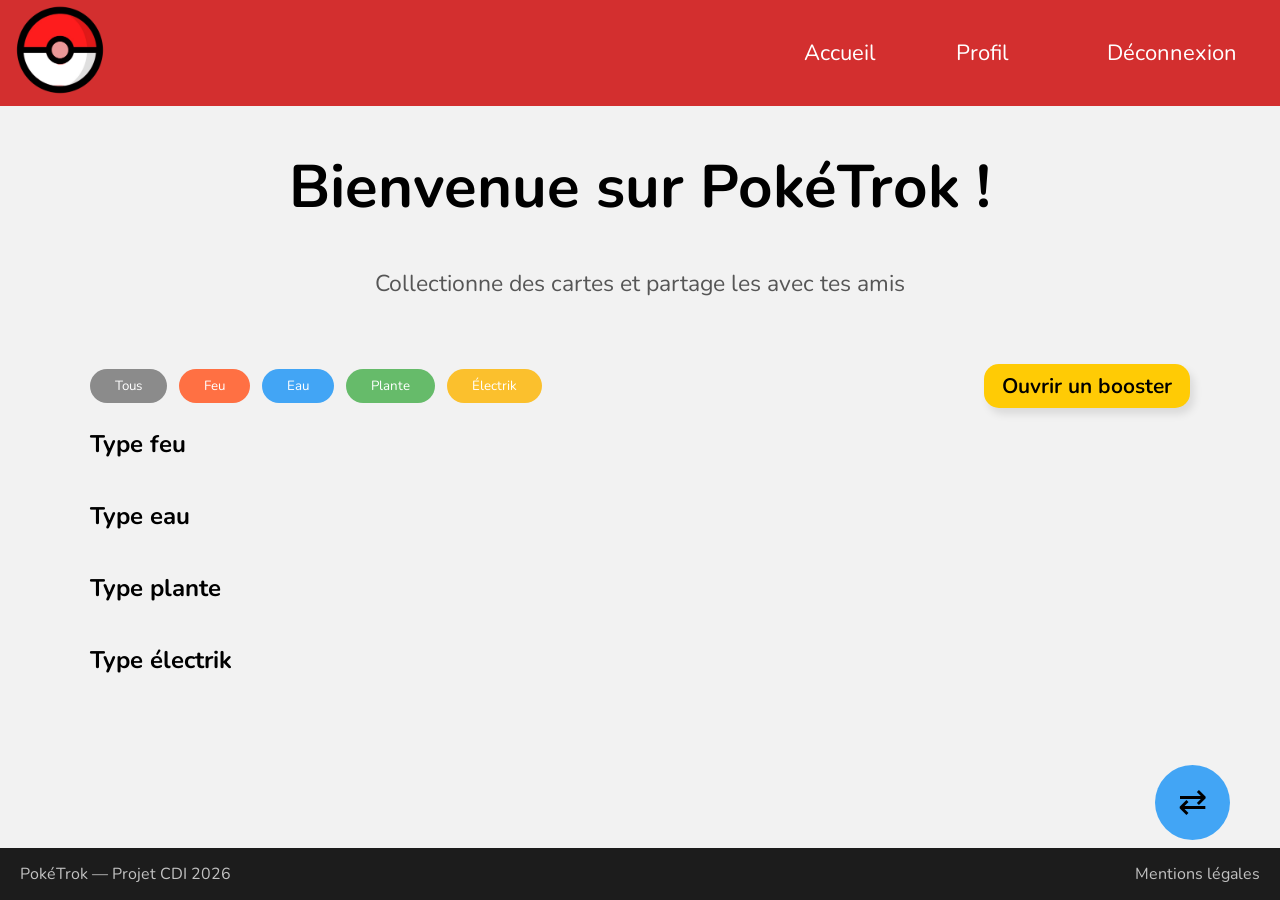
<file: index.html>
<!DOCTYPE html>
<html lang="fr">
    <head>
        <meta charset="UTF-8">
        <meta name="viewport" content="width=device-width, initial-scale=1">
        <title>PokéTrok - Accueil</title>
        <link rel="preconnect" href="https://fonts.googleapis.com">
        <link rel="preconnect" href="https://fonts.gstatic.com" crossorigin>
        <link href="https://fonts.googleapis.com/css2?family=Nunito:ital,wght@0,200..1000;1,200..1000&display=swap" rel="stylesheet">
        <link rel="stylesheet" href="css/style.css">
    </head>
    <body>

        <!-- Header -->

        <header>
            <a href="index.html"><img class="logo" src="img/logo.png" alt="pokéball"></a>
            <nav>
                <ul>
                    <li><a href="index.html">Accueil</a></li>
                    <li><a href="profil.html">Profil</a></li>
                </ul>
                <button>Déconnexion</button>
            </nav>
        </header>
        <div class="modale-overlay">
            <div class="modale">
                <div class="header-modale">
                    <button class="fermer-modale">X</button>
                    <h2>Proposer un échange</h2>
                </div>
                <form action="#" method="post">
                    <div class="content-modale">
                        <div class="select-destinataire">
                            <label for="destinataire">Destinataire</label>
                            <select name="destinataire" id="destinataire">
                                <option value="team-rocket92">Team Rocket92</option>
                                <option value="dracaufeudu78">Dracaufeudu78</option>    
                            </select>
                        </div>    
                        <div class="select-carte">
                            <label for="carte">Carte</label>
                            <select name="carte" id="carte">
                                <option value="pikachu">Pikachu</option>
                                <option value="salameche">Salamèche</option>
                            </select>
                        </div>
                    </div>    
                    <div class="decision-envoi">
                        <button type="button" class="annuler-envoi">Annuler</button>
                        <button type="submit" class="envoyer">Envoyer</button>
                    </div>
                </form>
            </div>
        </div>
        <main>
            <div class="titre">
                <h1> Bienvenue sur PokéTrok !</h1>
                <p>Collectionne des cartes et partage les avec tes amis</p>
            </div>

            <!-- Filtres -->

            <div class="barre-action">
                <div class="type">
                    <button>Tous</button>
                    <button data-type="feu">Feu</button>
                    <button data-type="eau">Eau</button>
                    <button data-type="plante">Plante</button>
                    <button data-type="electrik">Électrik</button>
                </div>
                <button class="booster">Ouvrir un booster</button>
            </div>             

            <!-- Section -->   

            <section data-type="feu">  
                <h2>Type feu</h2>
                <div class="grille">
                    
             
                </div>
            </section>
            <section data-type="eau">  
                <h2>Type eau</h2>
                <div class="grille">
                    

                </div>
            </section>
            <section data-type="plante">  
                <h2>Type plante</h2>
                <div class="grille">
                    

                </div>
            </section>
            <section data-type="electrik">  
                <h2>Type électrik</h2>
                <div class="grille">
                
                    
                </div>
            </section>
            <button class="bouton-echange">⇄</button>
        </main>

        <!-- Footer -->

        <footer>
            <p>PokéTrok — Projet CDI 2026</p>
            <a href="#">Mentions légales</a>
        </footer>

        <script src="js/script.js"></script>
    </body>
</html>
</file>
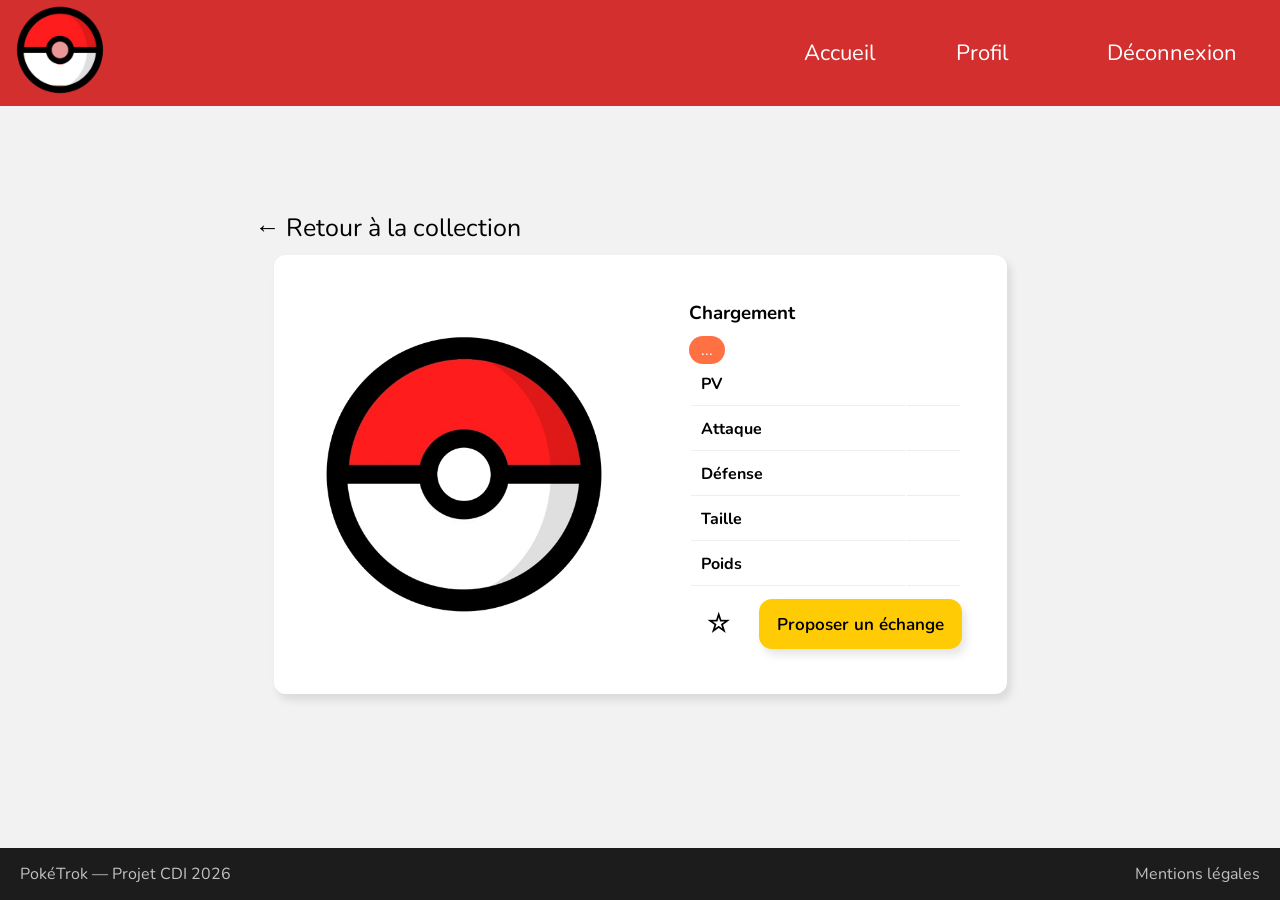
<file: carte.html>
<!DOCTYPE html>
<html lang="fr">
    <head>
        <meta charset="UTF-8">
        <meta name="viewport" content="width=device-width, initial-scale=1">
        <title>PokéTrok - Carte</title>
        <link rel="preconnect" href="https://fonts.googleapis.com">
        <link rel="preconnect" href="https://fonts.gstatic.com" crossorigin>
        <link href="https://fonts.googleapis.com/css2?family=Nunito:ital,wght@0,200..1000;1,200..1000&display=swap" rel="stylesheet">
        <link rel="stylesheet" href="css/style.css">
    </head>
    <body>

        <!-- Header -->

        <header>
            <a href="index.html"><img class="logo" src="img/logo.png" alt="pokeball"></a>
            <nav>
                <ul>
                    <li><a href="index.html">Accueil</a></li>
                    <li><a href="profil.html">Profil</a></li>
                </ul>
                <button>Déconnexion</button>
            </nav>
        </header>
        <main class="retour-div">
            <a class="retour" href="index.html">← Retour à la collection</a>
            <section class="fiche">
                <img class="image-detail" src="img/logo.png" alt="salamèche">
                <article class="infos-pokemon" data-type="feu">
                    <h1>Chargement</h1>
                    <span class="badge">...</span>
                    <table>
                        <tr>
                            <th>PV</th>
                            <td class="pv"></td>
                        </tr>
                        <tr>
                            <th>Attaque</th>
                            <td class="attaque"></td>
                        </tr>
                        <tr>
                            <th>Défense</th>
                            <td class="defense"></td>
                        </tr>
                        <tr>
                            <th>Taille</th>
                            <td class="taille"></td>
                        </tr>
                        <tr>
                            <th>Poids</th>
                            <td class="poids"></td>
                        </tr>
                    </table>
                    <div class="bouton-carte">
                        <button class="favori-carte">☆</button>
                        <button class="echange">Proposer un échange</button>
                    </div>
                </article>
            </section>
        </main>

        <!-- Footer -->
         
        <footer>
            <p>PokéTrok — Projet CDI 2026</p>
            <a href="#">Mentions légales</a>
        </footer>

        <script src="js/script.js"></script>
    </body>
</html>
</file>
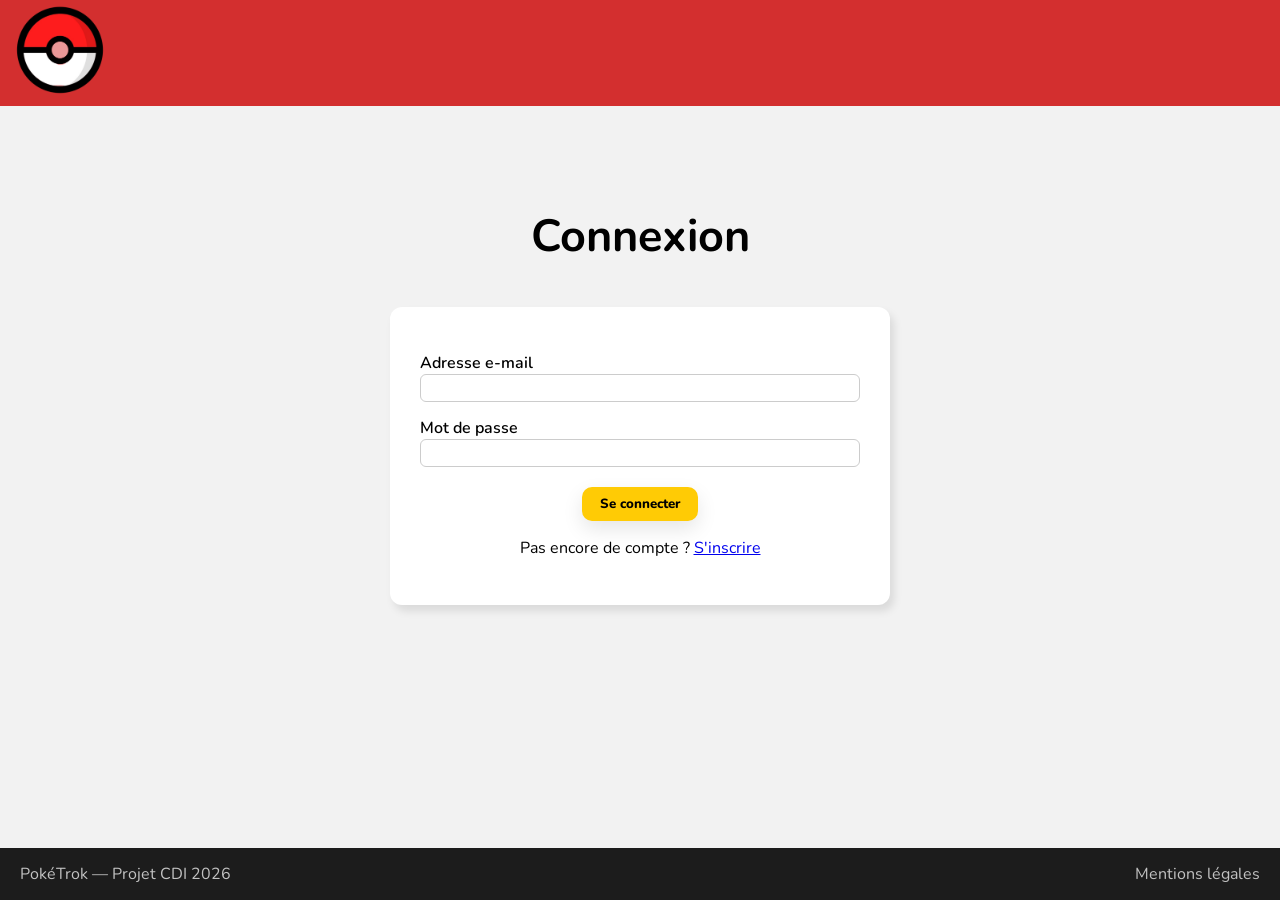
<file: connexion.html>
<!DOCTYPE html>
<html lang="fr">
    <head>
        <meta charset="UTF-8">
        <meta name="viewport" content="width=device-width, initial-scale=1">
        <title>PokéTrok - Connexion</title>
        <link rel="preconnect" href="https://fonts.googleapis.com">
        <link rel="preconnect" href="https://fonts.gstatic.com" crossorigin>
        <link href="https://fonts.googleapis.com/css2?family=Nunito:ital,wght@0,200..1000;1,200..1000&display=swap" rel="stylesheet">
        <link rel="stylesheet" href="css/style.css">
    </head>
    <body>

        <!-- Header -->

        <header>
            <a href="index.html"><img class="logo" src="img/logo.png" alt="pokeball"></a>
        </header>
        <main>
            <h1 class="connexion">Connexion</h1>
            <form class="form-page" action="#" method="post">
                <label for="email">Adresse e-mail</label>
                <input type="email" id="email" name="email" required>
                <label for="password">Mot de passe</label>
                <input type="password" id="password" name="password" required>
                <button type="submit" class="connexion-inscription"> Se connecter</button>
                <p> Pas encore de compte ? <a href="inscription.html">S'inscrire</a> </p>
            </form>
        </main>

        <!-- Footer -->
         
        <footer>
            <p>PokéTrok — Projet CDI 2026</p>
            <a href="#">Mentions légales</a>
        </footer>

        <script src="js/script.js"></script>
    </body>
</html>
</file>
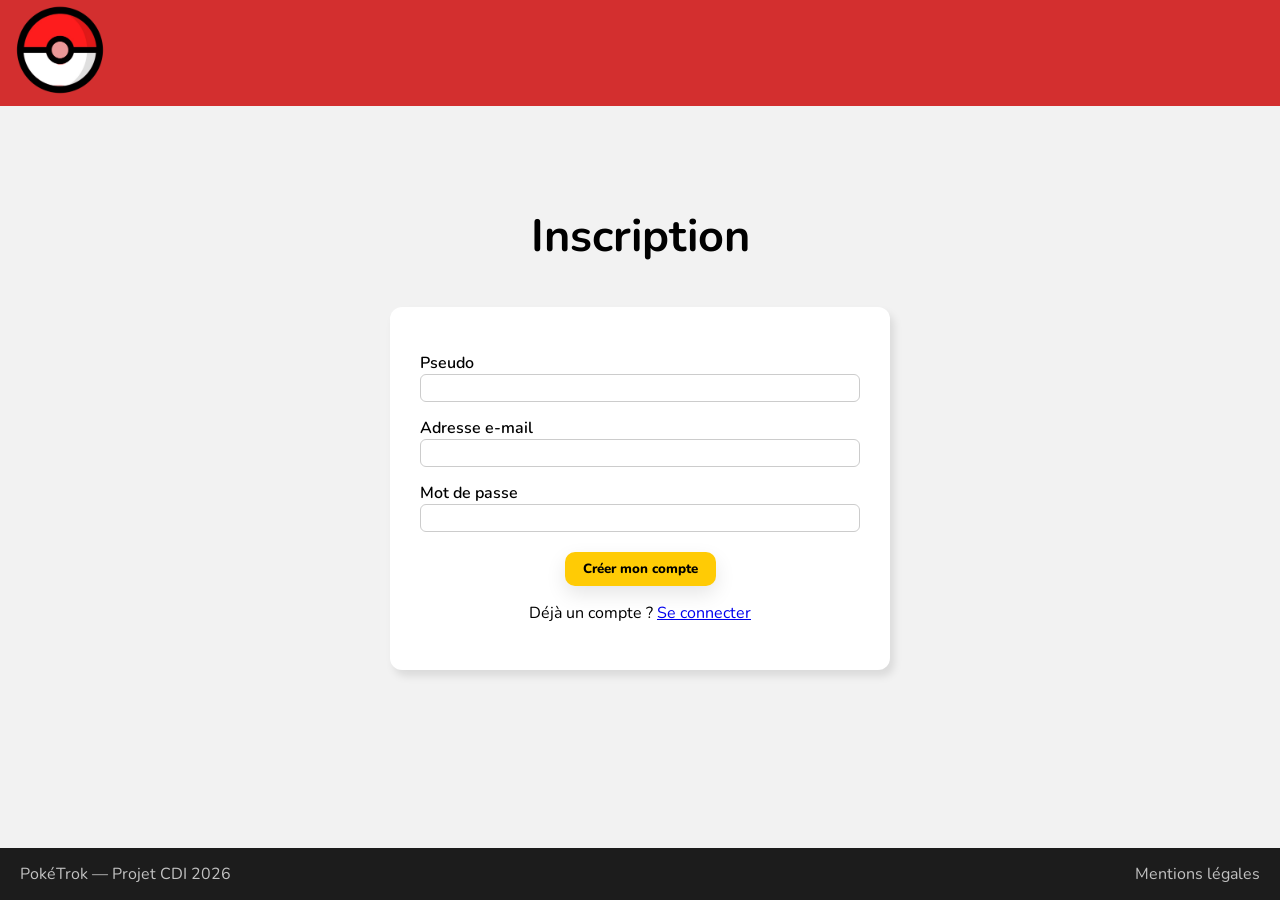
<file: inscription.html>
<!DOCTYPE html>
<html lang="fr">
    <head>
        <meta charset="UTF-8">
        <meta name="viewport" content="width=device-width, initial-scale=1">
        <title>PokéTrok - Inscription</title>
        <link rel="preconnect" href="https://fonts.googleapis.com">
        <link rel="preconnect" href="https://fonts.gstatic.com" crossorigin>
        <link href="https://fonts.googleapis.com/css2?family=Nunito:ital,wght@0,200..1000;1,200..1000&display=swap" rel="stylesheet">
        <link rel="stylesheet" href="css/style.css">
    </head>
    <body>

        <!-- Header -->

        <header>
            <a href="index.html"><img class="logo" src="img/logo.png" alt="pokeball"></a>
        </header>
        <main>
            <h1 class="inscription">Inscription</h1>
            <form class="form-page" action="#" method="post">
                <label for="pseudo">Pseudo</label>
                <input type="text" id="pseudo" name="pseudo" required>
                <label for="email">Adresse e-mail</label>
                <input type="email" id="email" name="email" required>
                <label for="password">Mot de passe</label>
                <input type="password" id="password" name="password" required>
                <button type="submit" class="connexion-inscription">Créer mon compte</button>
                <p> Déjà un compte ? <a href="connexion.html">Se connecter</a> </p>
            </form>
        </main>

        <!-- Footer -->
         
        <footer>
            <p>PokéTrok — Projet CDI 2026</p>
            <a href="#">Mentions légales</a>
        </footer>

        <script src="js/script.js"></script>
    </body>
</html>
</file>
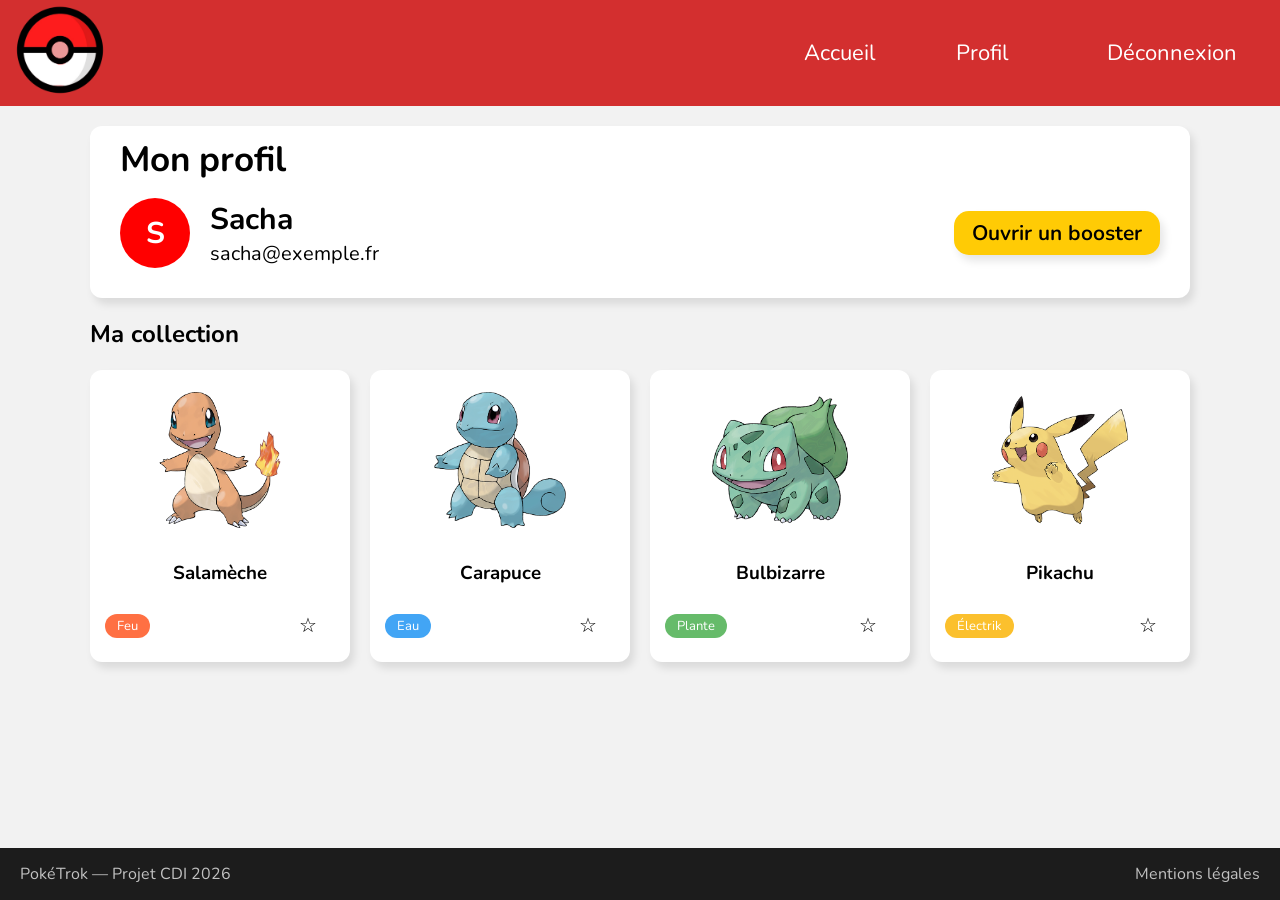
<file: profil.html>
<!DOCTYPE html>
<html lang="fr">
    <head>
        <meta charset="UTF-8">
        <meta name="viewport" content="width=device-width, initial-scale=1">
        <title>PokéTrok - Profil</title>
        <link rel="preconnect" href="https://fonts.googleapis.com">
        <link rel="preconnect" href="https://fonts.gstatic.com" crossorigin>
        <link href="https://fonts.googleapis.com/css2?family=Nunito:ital,wght@0,200..1000;1,200..1000&display=swap" rel="stylesheet">
        <link rel="stylesheet" href="css/style.css">
    </head>
    <body>

        <!-- Header -->

        <header>
            <a href="index.html"><img class="logo" src="img/logo.png" alt="pokeball"></a>
            <nav>
                <ul>
                    <li><a href="index.html">Accueil</a></li>
                    <li><a href="profil.html">Profil</a></li>
                </ul>
                <button>Déconnexion</button>
            </nav>
        </header>
        <main>
            <div class="infos-profil">
                <h1>Mon profil</h1>
                <div class="ligne-profil">
                    <span class="rond-profil">S</span>
                    <div class="booster-main">
                        <div class="identite">
                            <p class="nom">Sacha</p>
                            <p class="mail">sacha@exemple.fr</p>
                        </div>
                        <button class="booster-profil">Ouvrir un booster</button>
                    </div>
                </div>
            </div>

            <section class="mes-cartes">
                <h2>Ma collection</h2>
                <div class="grille">
                    <article class="carte" data-type="feu">
                        <img src="img/salameche.png" alt="salamèche">
                        <h3>Salamèche</h3>
                        <div class="detail-carte">
                            <span class="badge">Feu</span>
                            <button class="favori">☆</button>
                        </div>
                    </article>

                    <article class="carte" data-type="eau">
                        <img src="img/carapuce.png" alt="carapuce">
                        <h3>Carapuce</h3>
                        <div class="detail-carte">
                            <span class="badge">Eau</span>
                            <button class="favori">☆</button>
                        </div>
                    </article>

                    <article class="carte" data-type="plante">
                        <img src="img/bulbizarre.png" alt="bulbizarre">
                        <h3>Bulbizarre</h3>
                        <div class="detail-carte">
                            <span class="badge">Plante</span>
                            <button class="favori">☆</button>
                        </div>
                    </article>

                    <article class="carte" data-type="electrik">
                        <img src="img/pikachu.png" alt="pikachu">
                        <h3>Pikachu</h3>
                        <div class="detail-carte">
                            <span class="badge">Électrik</span>
                            <button class="favori">☆</button>
                        </div>
                    </article>
                </div>
            </section>
        </main>

        <!-- Footer -->
         
        <footer>
            <p>PokéTrok — Projet CDI 2026</p>
            <a href="#">Mentions légales</a>
        </footer>

        <script src="js/script.js"></script>
    </body>
</html>
</file>
<file: css/style.css>
@import url("variables.css");
@import url("base.css");
@import url("header.css");
@import url("carte.css");
@import url("formulaires.css");
@import url("footer.css");
@import url("boutons.css");
@import url("titre.css");
@import url("fiche.css");
@import url("profil.css");
@import url("modale.css");
</file>
